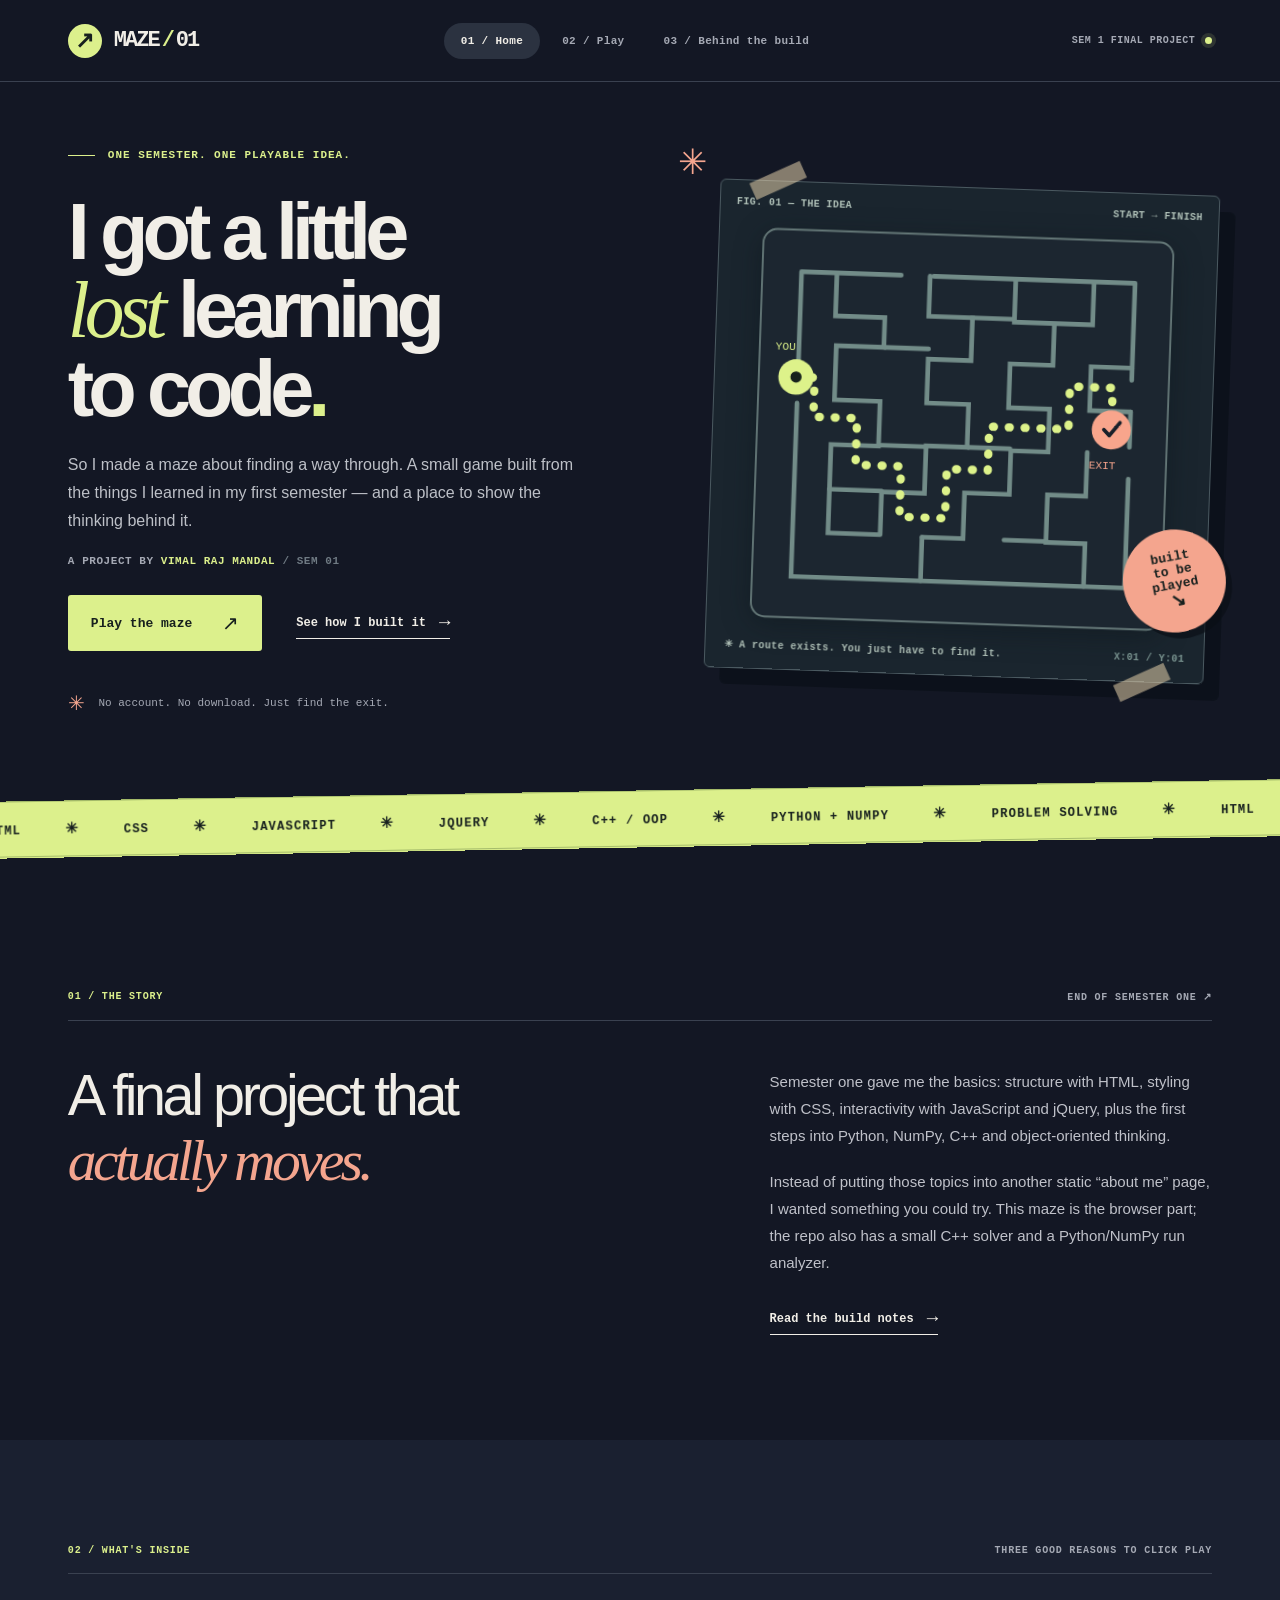
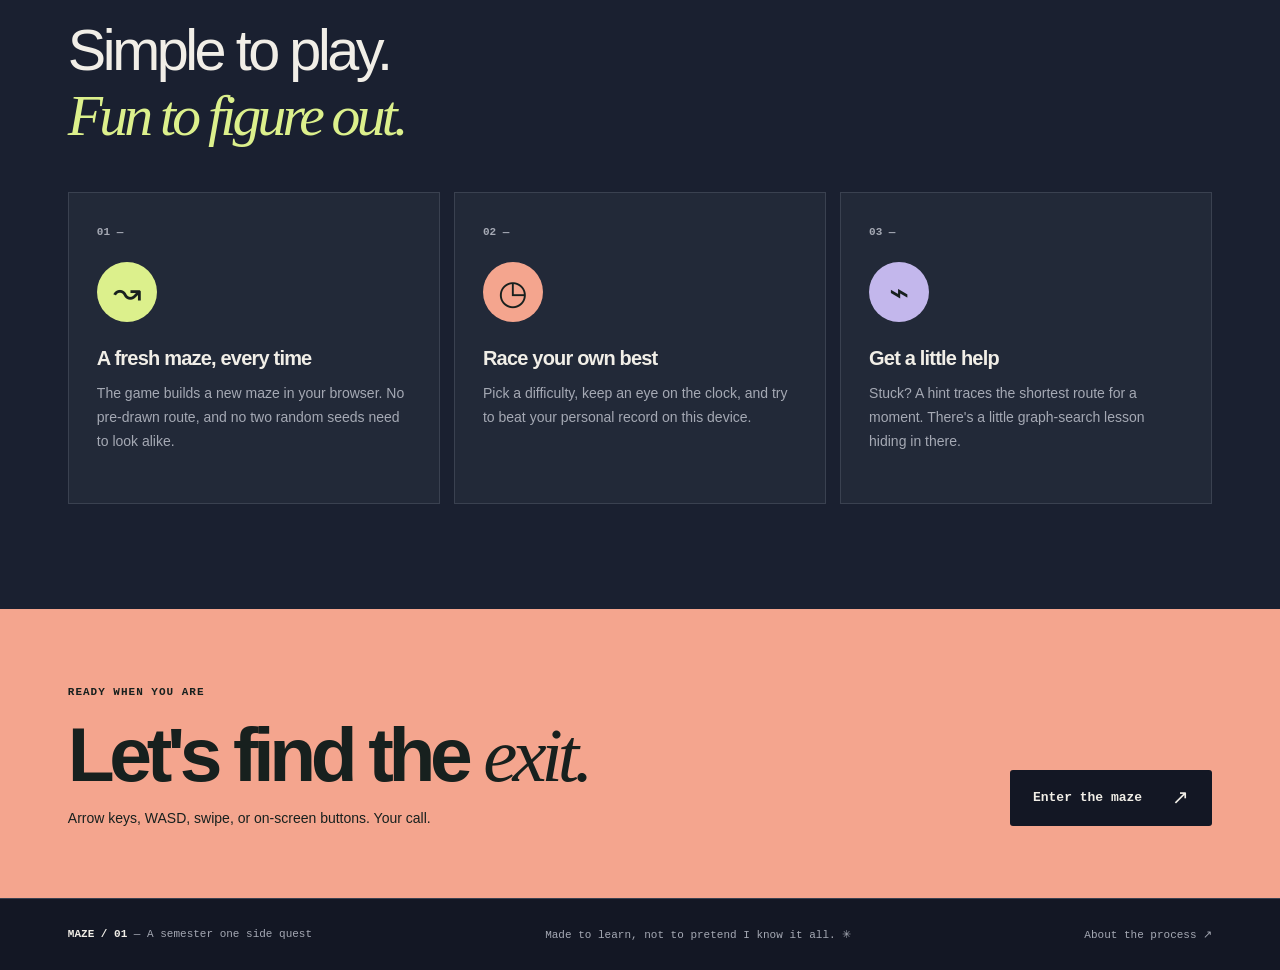
<file: index.html>
<!doctype html>
<html lang="en">
  <head>
    <meta charset="utf-8" />
    <meta name="viewport" content="width=device-width, initial-scale=1" />
    <meta name="theme-color" content="#131724" />
    <meta
      name="description"
      content="A little maze game made as a semester-one learning project. Play it, then see how it works."
    />
    <title>Maze / 01 — A Semester One Side Quest</title>
    <link rel="stylesheet" href="assets/css/style.css" />
    <script defer src="assets/vendor/jquery-3.7.1.min.js"></script>
    <script defer src="assets/js/site.js"></script>
  </head>
  <body class="home-page">
    <div class="site-shell">
      <header class="site-header">
        <a class="brand" href="index.html" aria-label="Maze 01 home"
          ><span class="brand-symbol" aria-hidden="true">↗</span
          ><span>MAZE<span class="brand-slash">/</span>01</span></a
        >
        <button
          class="menu-toggle"
          type="button"
          aria-expanded="false"
          aria-controls="site-nav"
          aria-label="Open menu"
        >
          <span></span><span></span>
        </button>
        <nav class="site-nav" id="site-nav" aria-label="Main navigation">
          <a class="active" aria-current="page" href="index.html">01 / Home</a>
          <a href="play.html">02 / Play</a>
          <a href="behind.html">03 / Behind the build</a>
        </nav>
        <span class="header-tag"
          >SEM 1 FINAL PROJECT <span class="live-dot"></span
        ></span>
      </header>

      <main>
        <section class="hero" aria-labelledby="hero-heading">
          <div class="hero-copy">
            <div class="eyebrow">
              <span class="eyebrow-line"></span> ONE SEMESTER. ONE PLAYABLE
              IDEA.
            </div>
            <h1 id="hero-heading">
              I got a little<br /><em>lost</em> learning<br />to code<span
                class="period"
                >.</span
              >
            </h1>
            <p class="hero-description">
              So I made a maze about finding a way through. A small game built
              from the things I learned in my first semester — and a place to
              show the thinking behind it.
            </p>
            <p class="hero-byline">
              A PROJECT BY <strong>VIMAL RAJ MANDAL</strong> <span> / SEM 01</span>
            </p>
            <div class="hero-actions">
              <a href="play.html" class="button button-primary"
                >Play the maze <span aria-hidden="true">↗</span></a
              ><a href="behind.html" class="text-link"
                >See how I built it <span aria-hidden="true">→</span></a
              >
            </div>
            <div class="hero-footnote">
              <span class="asterisk">✳</span> No account. No download. Just find
              the exit.
            </div>
          </div>
          <div
            class="hero-art"
            aria-label="Illustration of a maze with a winding route from start to finish"
            role="img"
          >
            <div class="art-top">
              <span>FIG. 01 — THE IDEA</span><span>START → FINISH</span>
            </div>
            <svg
              class="maze-illustration"
              viewBox="0 0 500 460"
              xmlns="http://www.w3.org/2000/svg"
              aria-hidden="true"
            >
              <rect
                x="30"
                y="22"
                width="440"
                height="416"
                rx="15"
                fill="#1c2630"
                stroke="#647777"
                stroke-width="2"
              />
              <g
                stroke="#829e98"
                stroke-width="5"
                stroke-linecap="round"
                fill="none"
                opacity=".85"
              >
                <path
                  d="M72 67H179M214 67H430M72 67V177M430 67V171M72 208V394H430V277M430 205V243"
                />
                <path d="M110 67V113H163V145H112V203H161V251H110V346H164" />
                <path d="M210 67V110H257V156H211V203H256V249H212V300H166V346" />
                <path
                  d="M302 67V113H345V158H299V205H343V251H303V298H255V347H211"
                />
                <path
                  d="M386 67V113H344M430 158H386V205H430M385 250V297H344V348H386V394"
                />
                <path
                  d="M164 145H211M164 250H212M110 299H166M256 110H301M257 249H302M211 347V394M299 347H345"
                />
              </g>
              <path
                d="M70 180H90V222H137V272H186V326H235V273H279V226H364V180H410V225"
                fill="none"
                stroke="#ddf28a"
                stroke-width="9"
                stroke-linecap="round"
                stroke-linejoin="round"
                stroke-dasharray="1 16"
              />
              <circle cx="70" cy="180" r="19" fill="#ddf28a" />
              <circle cx="70" cy="180" r="6" fill="#17221d" />
              <circle cx="410" cy="225" r="21" fill="#f8a58c" />
              <path
                d="m402 225 6 6 11-14"
                fill="none"
                stroke="#18202a"
                stroke-width="4"
                stroke-linecap="round"
                stroke-linejoin="round"
              />
              <text
                x="47"
                y="151"
                fill="#ddf28a"
                font-size="12"
                font-family="monospace"
              >
                YOU
              </text>
              <text
                x="387"
                y="267"
                fill="#f8a58c"
                font-size="12"
                font-family="monospace"
              >
                EXIT
              </text>
            </svg>
            <div class="art-bottom">
              <span>✳ A route exists. You just have to find it.</span
              ><span class="art-coordinate">X:01 / Y:01</span>
            </div>
            <div class="art-sticker" aria-hidden="true">
              built<br />to be<br />played <span>↘</span>
            </div>
          </div>
        </section>

        <section class="marquee-strip" aria-label="Project subjects">
          <div class="marquee-inner">
            HTML <span>✳</span> CSS <span>✳</span> JAVASCRIPT
            <span>✳</span> JQUERY <span>✳</span> C++ / OOP <span>✳</span> PYTHON
            + NUMPY <span>✳</span> PROBLEM SOLVING <span>✳</span> HTML
            <span>✳</span> CSS <span>✳</span> JAVASCRIPT <span>✳</span>
          </div>
        </section>

        <section
          class="section-pad story-section"
          aria-labelledby="story-heading"
        >
          <div class="section-label">
            <span>01 / THE STORY</span><span>END OF SEMESTER ONE ↗</span>
          </div>
          <div class="story-grid">
            <h2 id="story-heading">
              A final project that<br /><span class="serif-italic"
                >actually moves.</span
              >
            </h2>
            <div class="story-copy">
              <p>
                Semester one gave me the basics: structure with HTML, styling
                with CSS, interactivity with JavaScript and jQuery, plus the
                first steps into Python, NumPy, C++ and object-oriented
                thinking.
              </p>
              <p>
                Instead of putting those topics into another static “about me”
                page, I wanted something you could try. This maze is the browser
                part; the repo also has a small C++ solver and a Python/NumPy
                run analyzer.
              </p>
              <a class="text-link" href="behind.html"
                >Read the build notes <span aria-hidden="true">→</span></a
              >
            </div>
          </div>
        </section>

        <section
          class="section-pad features-section"
          aria-labelledby="features-heading"
        >
          <div class="section-label">
            <span>02 / WHAT'S INSIDE</span
            ><span>THREE GOOD REASONS TO CLICK PLAY</span>
          </div>
          <h2 class="section-heading" id="features-heading">
            Simple to play.<br /><span class="serif-italic"
              >Fun to figure out.</span
            >
          </h2>
          <div class="feature-grid">
            <article class="feature-card">
              <span class="feature-number">01 —</span>
              <div class="feature-icon icon-lime" aria-hidden="true">↝</div>
              <h3>A fresh maze, every time</h3>
              <p>
                The game builds a new maze in your browser. No pre-drawn route,
                and no two random seeds need to look alike.
              </p>
            </article>
            <article class="feature-card">
              <span class="feature-number">02 —</span>
              <div class="feature-icon icon-peach" aria-hidden="true">◷</div>
              <h3>Race your own best</h3>
              <p>
                Pick a difficulty, keep an eye on the clock, and try to beat
                your personal record on this device.
              </p>
            </article>
            <article class="feature-card">
              <span class="feature-number">03 —</span>
              <div class="feature-icon icon-purple" aria-hidden="true">⌁</div>
              <h3>Get a little help</h3>
              <p>
                Stuck? A hint traces the shortest route for a moment. There's a
                little graph-search lesson hiding in there.
              </p>
            </article>
          </div>
        </section>

        <section class="bottom-cta">
          <div>
            <span class="small-caps">READY WHEN YOU ARE</span>
            <h2>Let's find the <em>exit.</em></h2>
            <p>Arrow keys, WASD, swipe, or on-screen buttons. Your call.</p>
          </div>
          <a href="play.html" class="button button-dark"
            >Enter the maze <span aria-hidden="true">↗</span></a
          >
        </section>
      </main>
      <footer class="site-footer">
        <span
          >MAZE / 01
          <span class="footer-muted">— A semester one side quest</span></span
        ><span
          >Made to learn, not to pretend I know it all.
          <span aria-hidden="true">✳</span></span
        ><a href="behind.html#honesty">About the process ↗</a>
      </footer>
    </div>
  </body>
</html>
</file>
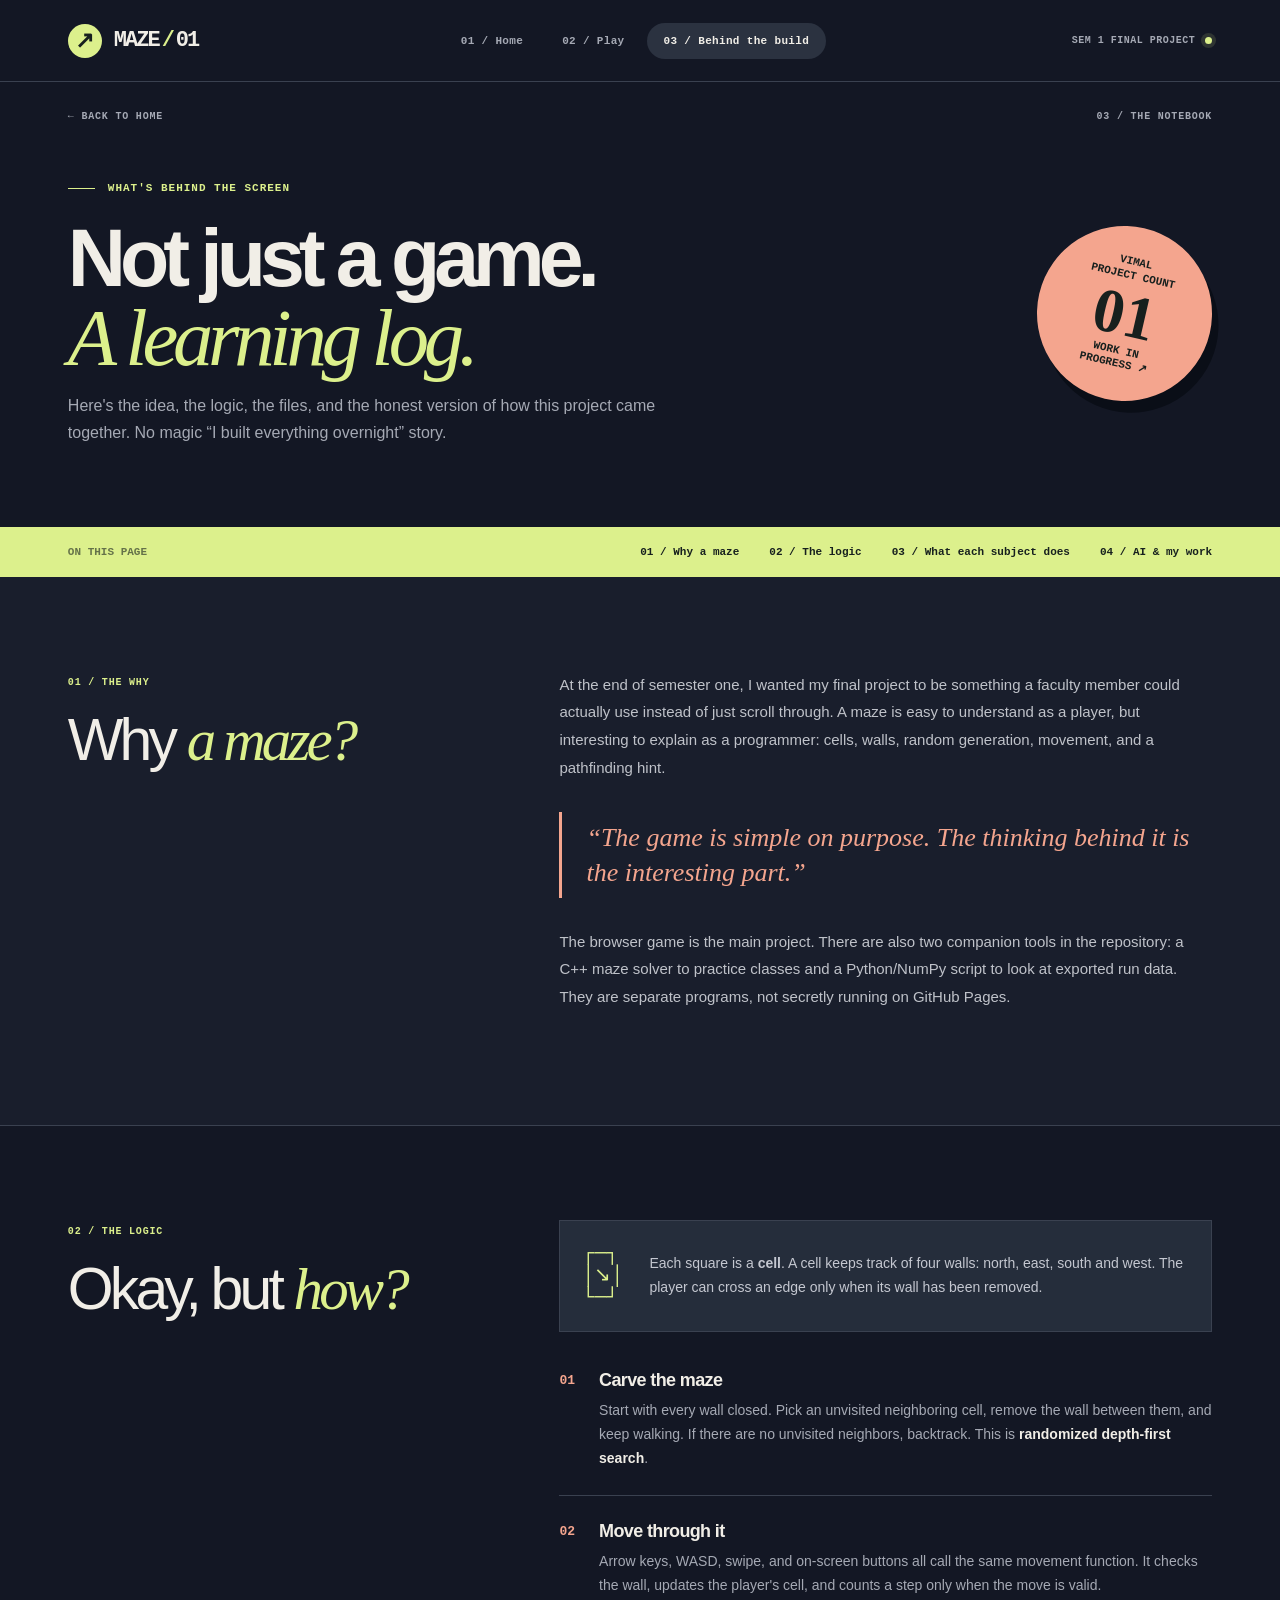
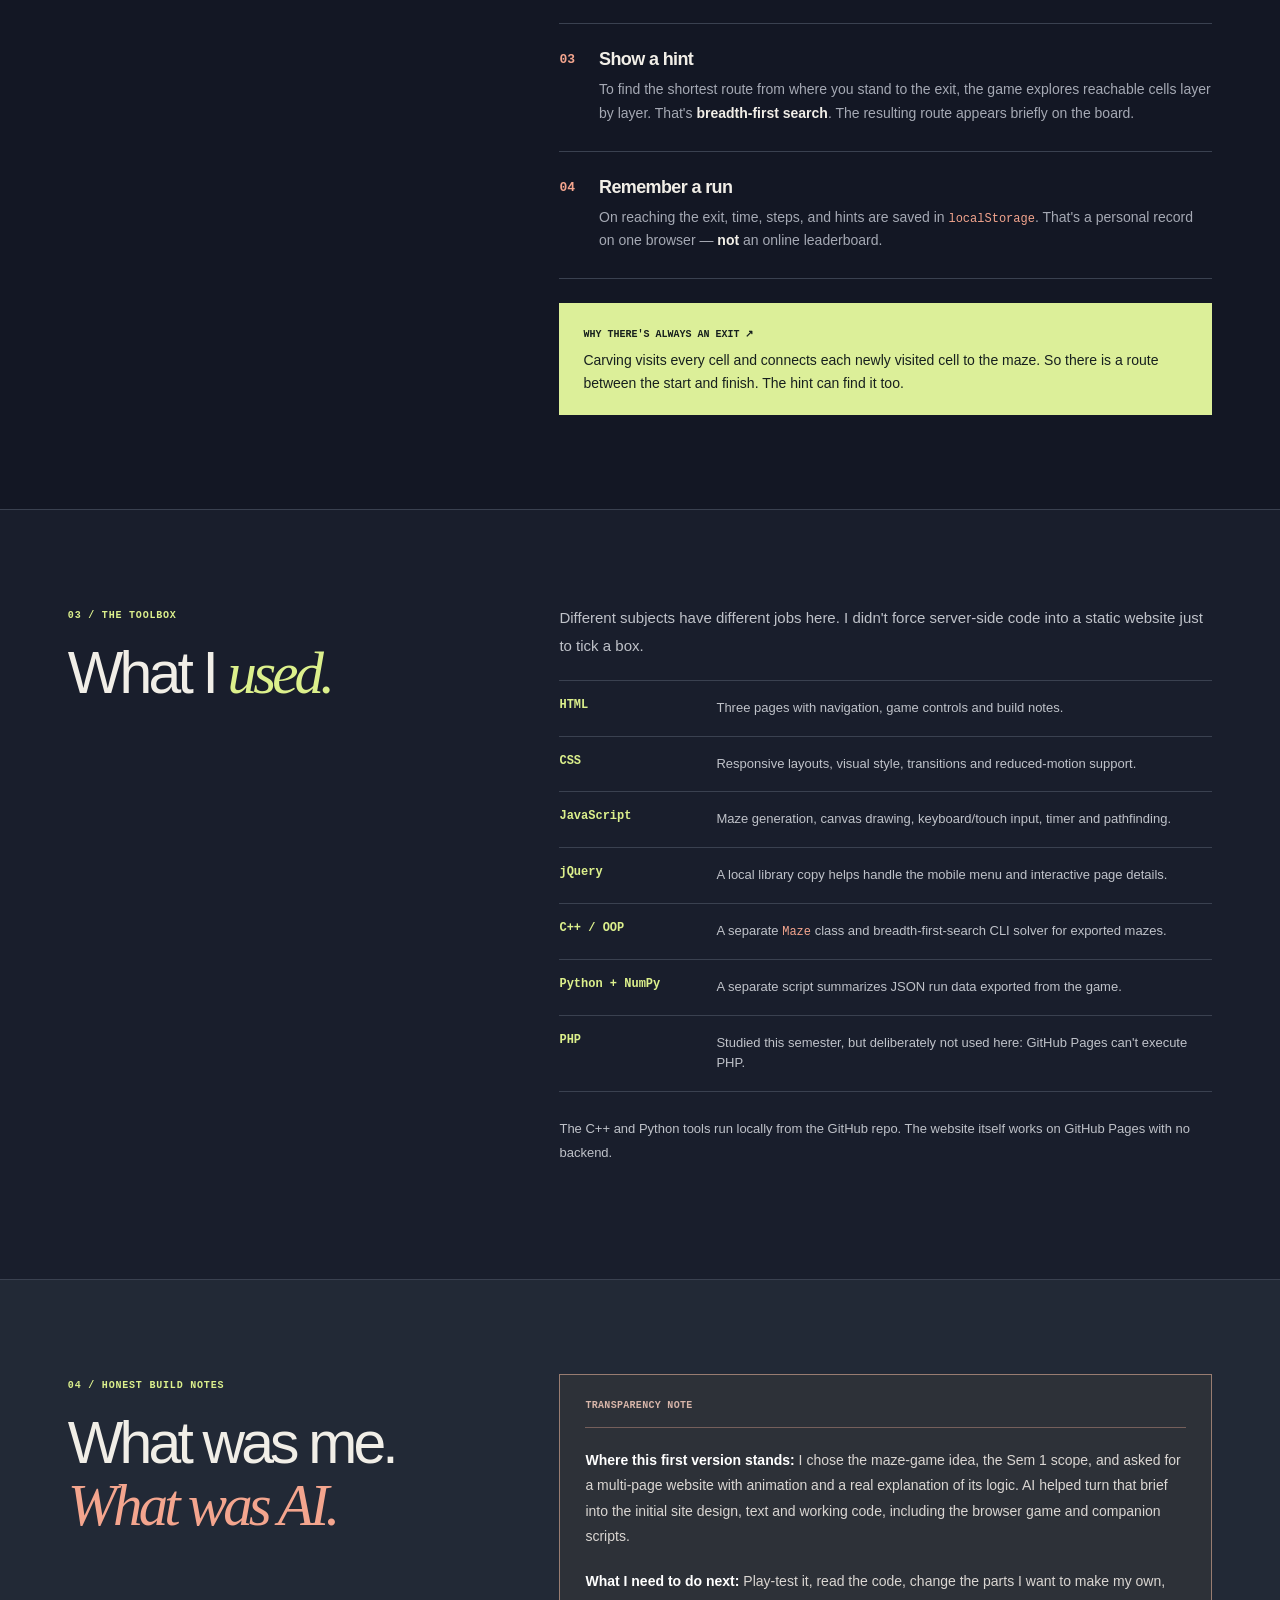
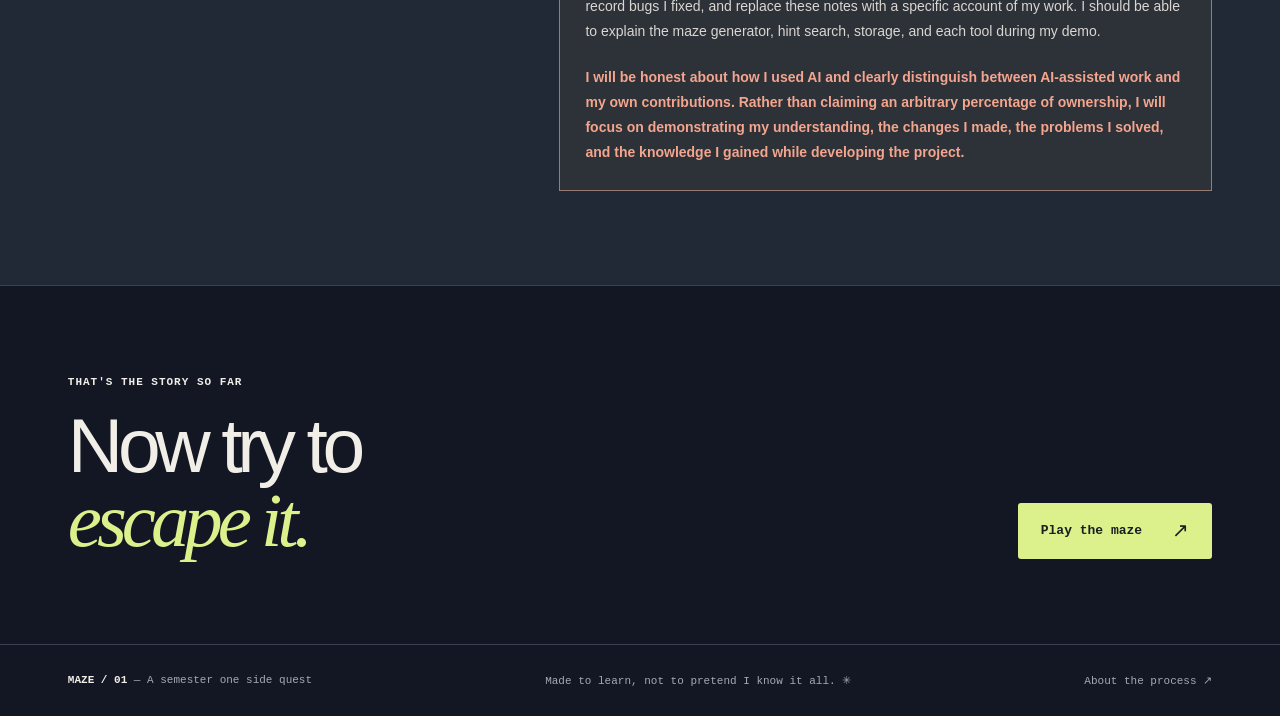
<file: behind.html>
<!doctype html>
<html lang="en">
  <head>
    <meta charset="utf-8" />
    <meta name="viewport" content="width=device-width, initial-scale=1" />
    <meta name="theme-color" content="#131724" />
    <meta
      name="description"
      content="The story, logic, tools, and honest build notes behind a semester-one maze project."
    />
    <title>Behind the Build — Maze / 01</title>
    <link rel="stylesheet" href="assets/css/style.css" />
    <script defer src="assets/vendor/jquery-3.7.1.min.js"></script>
    <script defer src="assets/js/site.js"></script>
  </head>
  <body class="behind-page">
    <div class="site-shell">
      <header class="site-header">
        <a class="brand" href="index.html" aria-label="Maze 01 home"
          ><span class="brand-symbol" aria-hidden="true">↗</span
          ><span>MAZE<span class="brand-slash">/</span>01</span></a
        ><button
          class="menu-toggle"
          type="button"
          aria-expanded="false"
          aria-controls="site-nav"
          aria-label="Open menu"
        >
          <span></span><span></span>
        </button>
        <nav class="site-nav" id="site-nav" aria-label="Main navigation">
          <a href="index.html">01 / Home</a><a href="play.html">02 / Play</a
          ><a class="active" aria-current="page" href="behind.html"
            >03 / Behind the build</a
          >
        </nav>
        <span class="header-tag"
          >SEM 1 FINAL PROJECT <span class="live-dot"></span
        ></span>
      </header>
      <main>
        <div class="page-kicker">
          <a href="index.html">← BACK TO HOME</a><span>03 / THE NOTEBOOK</span>
        </div>
        <section class="notes-hero">
          <div>
            <div class="eyebrow">
              <span class="eyebrow-line"></span> WHAT'S BEHIND THE SCREEN
            </div>
            <h1>Not just a game.<br /><em>A learning log.</em></h1>
            <p>
              Here's the idea, the logic, the files, and the honest version of
              how this project came together. No magic “I built everything
              overnight” story.
            </p>
          </div>
          <div class="notes-sticker" aria-hidden="true">
            <span>VIMAL<br />PROJECT COUNT</span><strong>01</strong
            ><span>WORK IN<br />PROGRESS ↗</span>
          </div>
        </section>
        <div class="notes-index">
          <span>ON THIS PAGE</span><a href="#why">01 / Why a maze</a
          ><a href="#logic">02 / The logic</a
          ><a href="#stack">03 / What each subject does</a
          ><a href="#honesty">04 / AI & my work</a>
        </div>
        <section id="why" class="notes-section">
          <div class="notes-heading">
            <span class="section-number">01 / THE WHY</span>
            <h2>Why <em>a maze?</em></h2>
          </div>
          <div class="notes-body">
            <p>
              At the end of semester one, I wanted my final project to be
              something a faculty member could actually use instead of just
              scroll through. A maze is easy to understand as a player, but
              interesting to explain as a programmer: cells, walls, random
              generation, movement, and a pathfinding hint.
            </p>
            <div class="pull-quote">
              “The game is simple on purpose. The thinking behind it is the
              interesting part.”
            </div>
            <p>
              The browser game is the main project. There are also two companion
              tools in the repository: a C++ maze solver to practice classes and
              a Python/NumPy script to look at exported run data. They are
              separate programs, not secretly running on GitHub Pages.
            </p>
          </div>
        </section>
        <section id="logic" class="notes-section">
          <div class="notes-heading">
            <span class="section-number">02 / THE LOGIC</span>
            <h2>Okay, but <em>how?</em></h2>
          </div>
          <div class="notes-body">
            <div class="logic-intro">
              <span class="logic-doodle" aria-hidden="true"
                >┌─┐<br />│↘│<br />└─┘</span
              >
              <p>
                Each square is a <strong>cell</strong>. A cell keeps track of
                four walls: north, east, south and west. The player can cross an
                edge only when its wall has been removed.
              </p>
            </div>
            <div class="logic-steps">
              <article>
                <span>01</span>
                <div>
                  <h3>Carve the maze</h3>
                  <p>
                    Start with every wall closed. Pick an unvisited neighboring
                    cell, remove the wall between them, and keep walking. If
                    there are no unvisited neighbors, backtrack. This is
                    <strong>randomized depth-first search</strong>.
                  </p>
                </div>
              </article>
              <article>
                <span>02</span>
                <div>
                  <h3>Move through it</h3>
                  <p>
                    Arrow keys, WASD, swipe, and on-screen buttons all call the
                    same movement function. It checks the wall, updates the
                    player's cell, and counts a step only when the move is
                    valid.
                  </p>
                </div>
              </article>
              <article>
                <span>03</span>
                <div>
                  <h3>Show a hint</h3>
                  <p>
                    To find the shortest route from where you stand to the exit,
                    the game explores reachable cells layer by layer. That's
                    <strong>breadth-first search</strong>. The resulting route
                    appears briefly on the board.
                  </p>
                </div>
              </article>
              <article>
                <span>04</span>
                <div>
                  <h3>Remember a run</h3>
                  <p>
                    On reaching the exit, time, steps, and hints are saved in
                    <code>localStorage</code>. That's a personal record on one
                    browser — <strong>not</strong> an online leaderboard.
                  </p>
                </div>
              </article>
            </div>
            <div class="logic-note">
              <span>WHY THERE'S ALWAYS AN EXIT ↗</span>
              <p>
                Carving visits every cell and connects each newly visited cell
                to the maze. So there is a route between the start and finish.
                The hint can find it too.
              </p>
            </div>
          </div>
        </section>
        <section id="stack" class="notes-section">
          <div class="notes-heading">
            <span class="section-number">03 / THE TOOLBOX</span>
            <h2>What I <em>used.</em></h2>
          </div>
          <div class="notes-body">
            <p class="stack-intro">
              Different subjects have different jobs here. I didn't force
              server-side code into a static website just to tick a box.
            </p>
            <div class="stack-list">
              <div>
                <span>HTML</span>
                <p>
                  Three pages with navigation, game controls and build notes.
                </p>
              </div>
              <div>
                <span>CSS</span>
                <p>
                  Responsive layouts, visual style, transitions and
                  reduced-motion support.
                </p>
              </div>
              <div>
                <span>JavaScript</span>
                <p>
                  Maze generation, canvas drawing, keyboard/touch input, timer
                  and pathfinding.
                </p>
              </div>
              <div>
                <span>jQuery</span>
                <p>
                  A local library copy helps handle the mobile menu and
                  interactive page details.
                </p>
              </div>
              <div>
                <span>C++ / OOP</span>
                <p>
                  A separate <code>Maze</code> class and breadth-first-search
                  CLI solver for exported mazes.
                </p>
              </div>
              <div>
                <span>Python + NumPy</span>
                <p>
                  A separate script summarizes JSON run data exported from the
                  game.
                </p>
              </div>
              <div>
                <span>PHP</span>
                <p>
                  Studied this semester, but deliberately not used here: GitHub
                  Pages can't execute PHP.
                </p>
              </div>
            </div>
            <p class="stack-endnote">
              The C++ and Python tools run locally from the GitHub repo. The
              website itself works on GitHub Pages with no backend.
            </p>
          </div>
        </section>
        <section id="honesty" class="notes-section honesty-section">
          <div class="notes-heading">
            <span class="section-number">04 / HONEST BUILD NOTES</span>
            <h2>What was me.<br /><em>What was AI.</em></h2>
          </div>
          <div class="notes-body">
            <div class="honesty-card">
              <div class="honesty-top">
                <span>TRANSPARENCY NOTE</span>
              </div>
              <p>
                <strong>Where this first version stands:</strong> I chose the
                maze-game idea, the Sem 1 scope, and asked for a multi-page
                website with animation and a real explanation of its logic. AI
                helped turn that brief into the initial site design, text and
                working code, including the browser game and companion scripts.
              </p>
              <p>
                <strong>What I need to do next:</strong> Play-test it, read the
                code, change the parts I want to make my own, record bugs I
                fixed, and replace these notes with a specific account of my
                work. I should be able to explain the maze generator, hint
                search, storage, and each tool during my demo.
              </p>
              <p class="honesty-emphasis">
                I will be honest about how I used AI and clearly distinguish between AI-assisted work and my own contributions. Rather than claiming an arbitrary percentage of ownership, I will focus on demonstrating my understanding, the changes I made, the problems I solved, and the knowledge I gained while developing the project.
              </p>
            </div>
          </div>
        </section>
        <section class="notes-outro">
          <div>
            <span class="small-caps">THAT'S THE STORY SO FAR</span>
            <h2>Now try to<br /><em>escape it.</em></h2>
          </div>
          <a href="play.html" class="button button-primary"
            >Play the maze <span aria-hidden="true">↗</span></a
          >
        </section>
      </main>
      <footer class="site-footer">
        <span
          >MAZE / 01
          <span class="footer-muted">— A semester one side quest</span></span
        ><span
          >Made to learn, not to pretend I know it all.
          <span aria-hidden="true">✳</span></span
        ><a href="behind.html#honesty">About the process ↗</a>
      </footer>
    </div>
  </body>
</html>
</file>
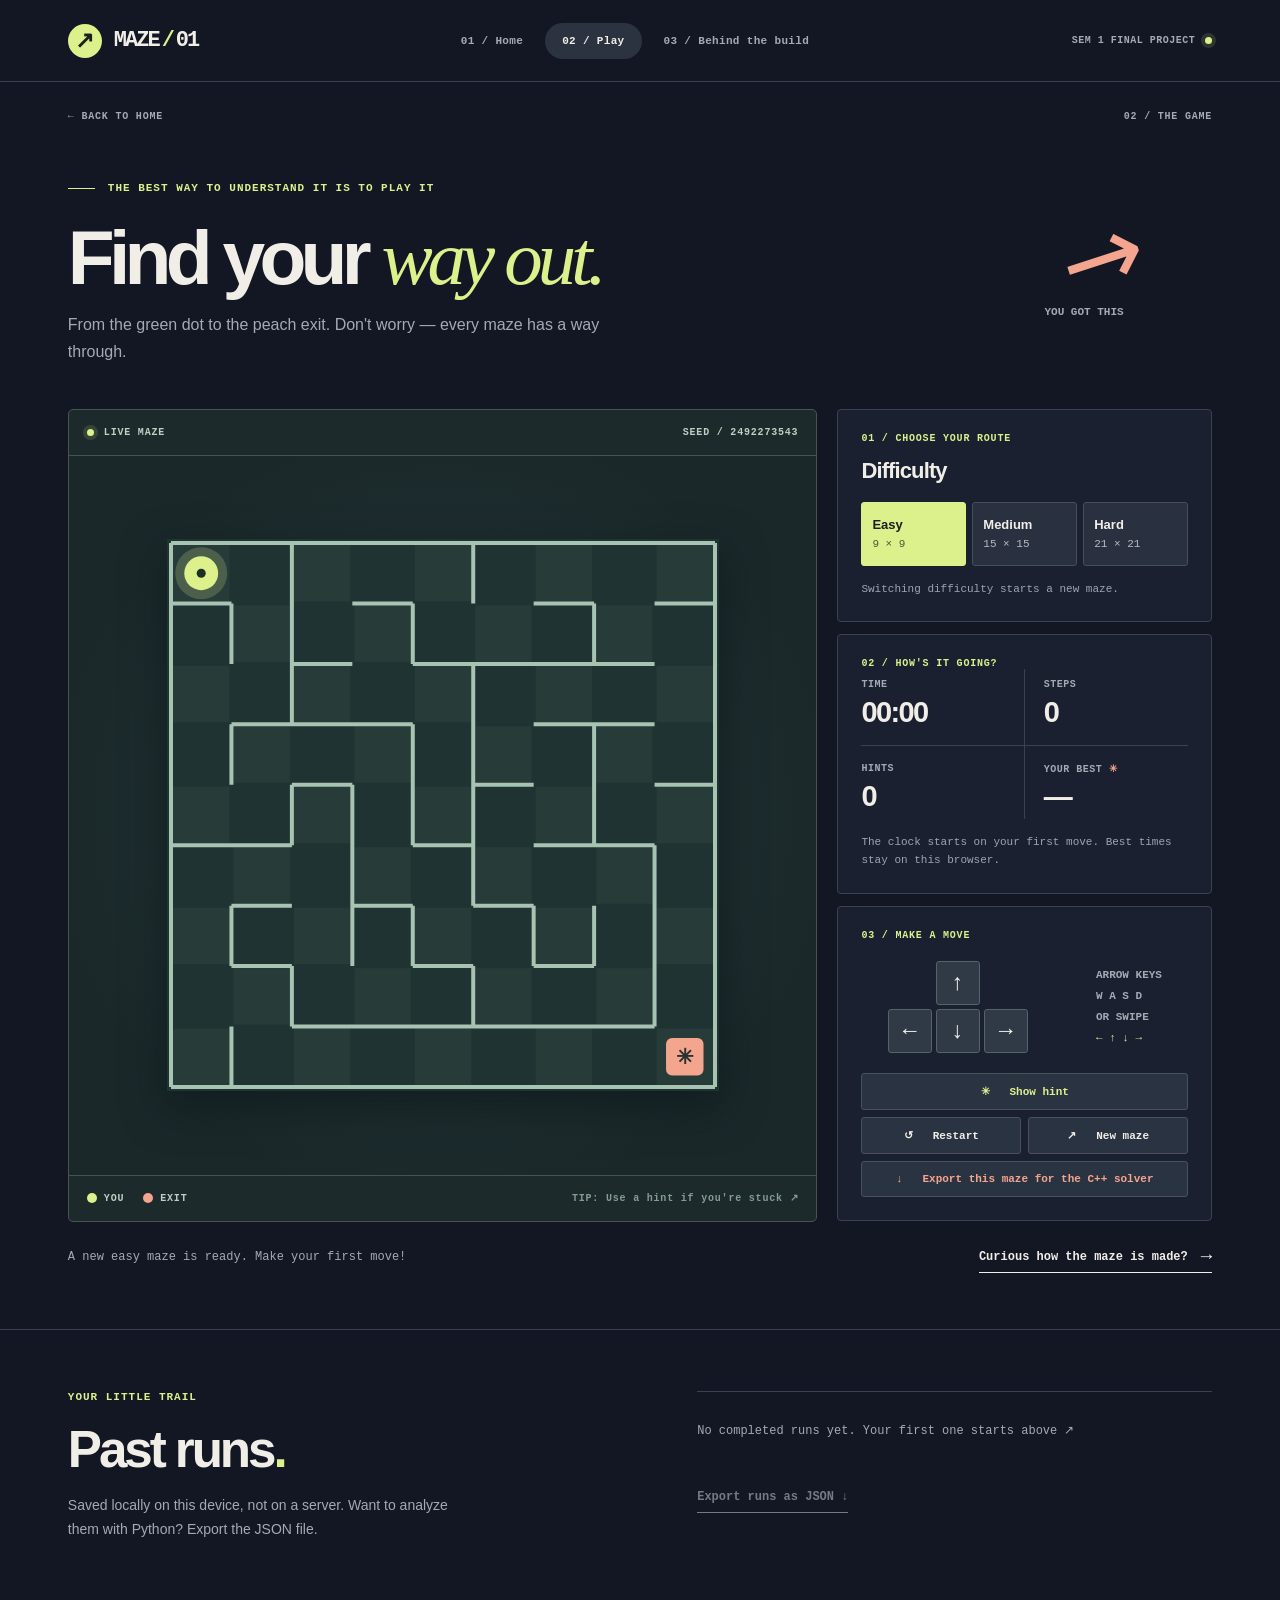
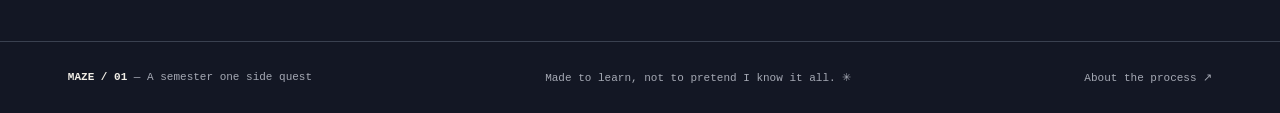
<file: play.html>
<!doctype html>
<html lang="en">
  <head>
    <meta charset="utf-8" />
    <meta name="viewport" content="width=device-width, initial-scale=1" />
    <meta name="theme-color" content="#131724" />
    <meta
      name="description"
      content="Play a randomly generated maze, race your personal best, and learn how it works."
    />
    <title>Play the Maze — Maze / 01</title>
    <link rel="stylesheet" href="assets/css/style.css" />
    <script defer src="assets/vendor/jquery-3.7.1.min.js"></script>
    <script defer src="assets/js/site.js"></script>
    <script defer src="assets/js/maze.js"></script>
    <script defer src="assets/js/game.js"></script>
  </head>
  <body class="play-page">
    <div class="site-shell">
      <header class="site-header">
        <a class="brand" href="index.html" aria-label="Maze 01 home"
          ><span class="brand-symbol" aria-hidden="true">↗</span
          ><span>MAZE<span class="brand-slash">/</span>01</span></a
        ><button
          class="menu-toggle"
          type="button"
          aria-expanded="false"
          aria-controls="site-nav"
          aria-label="Open menu"
        >
          <span></span><span></span>
        </button>
        <nav class="site-nav" id="site-nav" aria-label="Main navigation">
          <a href="index.html">01 / Home</a
          ><a class="active" aria-current="page" href="play.html">02 / Play</a
          ><a href="behind.html">03 / Behind the build</a>
        </nav>
        <span class="header-tag"
          >SEM 1 FINAL PROJECT <span class="live-dot"></span
        ></span>
      </header>
      <main class="game-main">
        <div class="page-kicker">
          <a href="index.html">← BACK TO HOME</a><span>02 / THE GAME</span>
        </div>
        <div class="game-heading">
          <div>
            <div class="eyebrow">
              <span class="eyebrow-line"></span> THE BEST WAY TO UNDERSTAND IT
              IS TO PLAY IT
            </div>
            <h1>Find your <em>way out.</em></h1>
            <p>
              From the green dot to the peach exit. Don't worry — every maze has
              a way through.
            </p>
          </div>
          <div class="game-heading-doodle" aria-hidden="true">
            ↗<small>YOU GOT THIS</small>
          </div>
        </div>
        <div class="game-layout">
          <section class="game-board-panel" aria-label="Maze game">
            <div class="board-topbar">
              <span><span class="online-dot"></span> LIVE MAZE</span
              ><span id="seed-label">SEED / —</span>
            </div>
            <div class="board-stage">
              <canvas
                id="maze-canvas"
                width="600"
                height="600"
                role="img"
                aria-label="Maze game board. Use arrow keys, WASD, swipe, or the direction buttons to move from the top left to the bottom right."
              ></canvas>
              <div id="win-overlay" class="win-overlay" hidden>
                <div class="win-card">
                  <span class="win-sparkle" aria-hidden="true">✳</span
                  ><span class="small-caps">LEVEL COMPLETE</span>
                  <h2>Nice. You<br /><em>made it out!</em></h2>
                  <p id="win-summary"></p>
                  <button
                    class="button button-primary"
                    id="play-again"
                    type="button"
                  >
                    Another maze <span aria-hidden="true">↗</span>
                  </button>
                </div>
              </div>
            </div>
            <div class="board-bottom">
              <span><i class="legend-dot player-dot"></i> YOU</span
              ><span><i class="legend-dot exit-dot"></i> EXIT</span
              ><span class="board-hint">TIP: Use a hint if you're stuck ↗</span>
            </div>
          </section>
          <aside class="game-sidebar" aria-label="Game controls and stats">
            <section class="side-card side-card-level">
              <div class="side-label">01 / CHOOSE YOUR ROUTE</div>
              <h2>Difficulty</h2>
              <div
                class="difficulty-options"
                role="group"
                aria-label="Select difficulty"
              >
                <button
                  class="difficulty active"
                  type="button"
                  data-level="easy"
                  aria-pressed="true"
                >
                  <span>Easy</span><small>9 × 9</small></button
                ><button
                  class="difficulty"
                  type="button"
                  data-level="medium"
                  aria-pressed="false"
                >
                  <span>Medium</span><small>15 × 15</small></button
                ><button
                  class="difficulty"
                  type="button"
                  data-level="hard"
                  aria-pressed="false"
                >
                  <span>Hard</span><small>21 × 21</small>
                </button>
              </div>
              <p class="micro-note">Switching difficulty starts a new maze.</p>
            </section>
            <section class="side-card">
              <div class="side-label">02 / HOW'S IT GOING?</div>
              <div class="stats-grid">
                <div><span>TIME</span><strong id="timer">00:00</strong></div>
                <div><span>STEPS</span><strong id="steps">0</strong></div>
                <div><span>HINTS</span><strong id="hints-used">0</strong></div>
                <div>
                  <span>YOUR BEST <span class="best-star">✳</span></span
                  ><strong id="best-time">—</strong>
                </div>
              </div>
              <p class="micro-note">
                The clock starts on your first move. Best times stay on this
                browser.
              </p>
            </section>
            <section class="side-card controls-card">
              <div class="side-label">03 / MAKE A MOVE</div>
              <div class="control-line">
                <div class="dpad" role="group" aria-label="Movement controls">
                  <button
                    class="up"
                    type="button"
                    data-move="0"
                    aria-label="Move up"
                  >
                    ↑</button
                  ><button
                    class="left"
                    type="button"
                    data-move="3"
                    aria-label="Move left"
                  >
                    ←</button
                  ><button
                    class="down"
                    type="button"
                    data-move="2"
                    aria-label="Move down"
                  >
                    ↓</button
                  ><button
                    class="right"
                    type="button"
                    data-move="1"
                    aria-label="Move right"
                  >
                    →
                  </button>
                </div>
                <div class="control-help">
                  ARROW KEYS<br />W A S D<br />OR SWIPE<br /><span
                    >← ↑ ↓ →</span
                  >
                </div>
              </div>
              <div class="game-actions">
                <button type="button" class="action-button" id="hint-button">
                  ✳ &nbsp; Show hint</button
                ><button
                  type="button"
                  class="action-button"
                  id="restart-button"
                >
                  ↺ &nbsp; Restart</button
                ><button type="button" class="action-button" id="new-button">
                  ↗ &nbsp; New maze</button
                ><button type="button" class="action-button" id="export-maze">
                  ↓ &nbsp; Export this maze for the C++ solver
                </button>
              </div>
            </section>
          </aside>
        </div>
        <div class="game-under">
          <p id="game-status" role="status" aria-live="polite">
            A new maze is ready. Make your first move!
          </p>
          <a href="behind.html#logic" class="text-link"
            >Curious how the maze is made? <span aria-hidden="true">→</span></a
          >
        </div>
        <section class="records-section">
          <div>
            <span class="small-caps">YOUR LITTLE TRAIL</span>
            <h2>Past runs<span class="period">.</span></h2>
            <p>
              Saved locally on this device, not on a server. Want to analyze
              them with Python? Export the JSON file.
            </p>
          </div>
          <div class="records-right">
            <div id="recent-runs" class="recent-runs">
              <p class="empty-runs">
                No completed runs yet. Your first one starts above ↗
              </p>
            </div>
            <button
              type="button"
              class="text-link export-button"
              id="export-runs"
              disabled
            >
              Export runs as JSON ↓
            </button>
          </div>
        </section>
      </main>
      <footer class="site-footer">
        <span
          >MAZE / 01
          <span class="footer-muted">— A semester one side quest</span></span
        ><span
          >Made to learn, not to pretend I know it all.
          <span aria-hidden="true">✳</span></span
        ><a href="behind.html#honesty">About the process ↗</a>
      </footer>
    </div>
  </body>
</html>
</file>
<file: assets/css/style.css>
/* Maze / 01 — site styles. All assets are local so GitHub Pages works without a CDN. */
:root {
  --bg: #131724;
  --bg2: #1b2030;
  --panel: #202635;
  --panel2: #252d3b;
  --line: #3a4150;
  --text: #f1eee7;
  --muted: #a5a9b4;
  --lime: #dcf08c;
  --peach: #f4a58e;
  --purple: #c3b7ec;
  --ink: #17201e;
  --serif: Georgia, "Times New Roman", serif;
  --mono: "Courier New", monospace;
  --sans: Arial, Helvetica, sans-serif;
}
* {
  box-sizing: border-box;
}
html {
  scroll-behavior: smooth;
}
body {
  margin: 0;
  background: var(--bg);
  color: var(--text);
  font-family: var(--sans);
  -webkit-font-smoothing: antialiased;
}
button,
input {
  font: inherit;
}
button {
  cursor: pointer;
}
a {
  color: inherit;
  text-decoration: none;
}
a:focus-visible,
button:focus-visible {
  outline: 3px solid var(--lime);
  outline-offset: 4px;
}
::selection {
  background: var(--lime);
  color: var(--ink);
}
.site-shell {
  max-width: 1600px;
  margin: 0 auto;
  overflow: hidden;
}
.site-header {
  height: 82px;
  display: flex;
  align-items: center;
  gap: 32px;
  padding: 0 clamp(24px, 5.3vw, 88px);
  border-bottom: 1px solid var(--line);
  position: relative;
  z-index: 10;
  background: var(--bg);
}
.brand {
  display: inline-flex;
  align-items: center;
  gap: 12px;
  font: 700 22px/1 var(--mono);
  letter-spacing: -2px;
  white-space: nowrap;
}
.brand-symbol {
  display: grid;
  place-items: center;
  width: 34px;
  height: 34px;
  background: var(--lime);
  color: var(--ink);
  border-radius: 50%;
  font: 700 23px var(--sans);
  letter-spacing: 0;
  transition: transform 0.3s;
}
.brand:hover .brand-symbol {
  transform: rotate(45deg);
}
.brand-slash {
  color: var(--lime);
  margin: 0 3px;
}
.site-nav {
  display: flex;
  gap: 5px;
  margin: auto;
}
.site-nav a {
  padding: 12px 17px;
  color: var(--muted);
  font: 700 11px var(--mono);
  letter-spacing: 0.03em;
  border-radius: 100px;
  transition:
    background 0.2s,
    color 0.2s;
  white-space: nowrap;
}
.site-nav a:hover,
.site-nav a.active {
  background: #2b3240;
  color: var(--text);
}
.header-tag {
  display: flex;
  align-items: center;
  gap: 10px;
  color: var(--muted);
  font: 700 10px var(--mono);
  white-space: nowrap;
  letter-spacing: 0.05em;
}
.live-dot,
.online-dot {
  display: inline-block;
  width: 7px;
  height: 7px;
  border-radius: 50%;
  background: var(--lime);
  box-shadow: 0 0 0 4px #dcf08c22;
}
.menu-toggle {
  display: none;
}
.eyebrow,
.small-caps {
  font: 700 11px/1.5 var(--mono);
  letter-spacing: 0.09em;
}
.eyebrow {
  color: var(--lime);
  display: flex;
  align-items: center;
  gap: 13px;
}
.eyebrow-line {
  width: 27px;
  height: 1px;
  background: var(--lime);
}
em,
.serif-italic {
  font-family: var(--serif);
  font-weight: 400;
  font-style: italic;
  letter-spacing: -0.065em;
}
.period {
  color: var(--lime);
}
.button {
  display: inline-flex;
  align-items: center;
  justify-content: space-between;
  gap: 30px;
  min-height: 56px;
  padding: 0 22px;
  border: 1px solid transparent;
  border-radius: 3px;
  font: 700 13px var(--mono);
  transition:
    transform 0.22s,
    background 0.22s,
    box-shadow 0.22s;
}
.button span {
  font-size: 20px;
  font-weight: 400;
}
.button:hover {
  transform: translateY(-3px);
  box-shadow: 5px 5px 0 #ffffff22;
}
.button-primary {
  background: var(--lime);
  color: var(--ink);
}
.button-primary:hover {
  background: #edffae;
}
.button-dark {
  background: var(--bg);
  color: var(--text);
}
.text-link {
  display: inline-flex;
  align-items: center;
  gap: 13px;
  background: none;
  border: 0;
  border-bottom: 1px solid currentColor;
  padding: 8px 0;
  color: var(--text);
  font: 700 12px var(--mono);
  transition:
    gap 0.2s,
    color 0.2s;
}
.text-link:hover {
  gap: 21px;
  color: var(--lime);
}
.text-link span {
  font-size: 19px;
  font-weight: 400;
  line-height: 0;
}
.site-footer {
  display: flex;
  align-items: center;
  justify-content: space-between;
  gap: 20px;
  padding: 29px clamp(24px, 5.3vw, 88px);
  border-top: 1px solid var(--line);
  font: 11px var(--mono);
  color: var(--muted);
}
.site-footer > span:first-child {
  color: var(--text);
  font-weight: 700;
}
.site-footer a:hover {
  color: var(--lime);
}
.footer-muted {
  font-weight: 400;
  color: var(--muted);
}
/* HOME */
.hero {
  min-height: 650px;
  display: grid;
  grid-template-columns: 1.08fr 0.92fr;
  align-items: center;
  gap: 5%;
  padding: 65px clamp(24px, 5.3vw, 88px) 75px;
  position: relative;
}
.hero:before {
  content: "✳";
  position: absolute;
  top: 60px;
  left: 53%;
  color: var(--peach);
  font-size: 35px;
  animation: turn 13s linear infinite;
}
.hero-copy {
  position: relative;
  z-index: 1;
  animation: rise 0.8s both;
}
.hero h1,
.game-heading h1,
.notes-hero h1 {
  font-size: clamp(56px, 6.2vw, 102px);
  line-height: 0.99;
  letter-spacing: -0.075em;
  font-weight: 600;
  margin: 29px 0 23px;
}
.hero h1 em {
  color: var(--lime);
}
.hero-description {
  max-width: 510px;
  color: #bdc0c7;
  font-size: 16px;
  line-height: 1.75;
  margin: 0 0 30px;
}
.hero-byline {
  font: 700 11px var(--mono);
  letter-spacing: 0.05em;
  color: var(--muted);
  margin: -10px 0 28px;
}
.hero-byline strong {
  color: var(--lime);
}
.hero-byline span {
  color: #6f7a83;
}
.hero-actions {
  display: flex;
  align-items: center;
  gap: 34px;
  flex-wrap: wrap;
}
.hero-footnote {
  font: 11px var(--mono);
  color: var(--muted);
  margin-top: 40px;
}
.asterisk {
  font-size: 20px;
  color: var(--peach);
  vertical-align: middle;
  margin-right: 7px;
}
.hero-art {
  position: relative;
  border: 1px solid #4a5960;
  border-radius: 6px;
  background: #1a252e;
  padding: 16px;
  box-shadow: 16px 16px 0 #0c111b;
  transform: rotate(2deg);
  animation: arrive 0.85s 0.2s both;
  max-width: 540px;
  justify-self: end;
  width: 100%;
}
.hero-art:before,
.hero-art:after {
  content: "";
  position: absolute;
  width: 55px;
  height: 18px;
  background: #e8d5ad88;
  transform: rotate(-26deg);
  z-index: 1;
}
.hero-art:before {
  top: -10px;
  left: 29px;
}
.hero-art:after {
  bottom: -10px;
  right: 33px;
}
.art-top,
.art-bottom {
  display: flex;
  justify-content: space-between;
  gap: 12px;
  color: #afc0b7;
  font: 700 10px var(--mono);
  letter-spacing: 0.04em;
}
.art-bottom {
  align-items: center;
  padding: 2px 3px 1px;
}
.art-coordinate {
  color: #7c9692;
}
.maze-illustration {
  display: block;
  width: 100%;
  height: auto;
  filter: drop-shadow(0 6px 14px #08111766);
}
.art-sticker {
  position: absolute;
  right: -20px;
  bottom: 50px;
  width: 103px;
  height: 103px;
  border-radius: 50%;
  background: var(--peach);
  color: var(--ink);
  font: 700 13px/1.06 var(--mono);
  display: flex;
  align-items: center;
  justify-content: center;
  flex-direction: column;
  text-align: center;
  transform: rotate(-13deg);
  box-shadow: 5px 7px 0 #090e16aa;
  animation: bob 4s ease-in-out infinite;
}
.art-sticker span {
  font-size: 18px;
}
.marquee-strip {
  overflow: hidden;
  background: var(--lime);
  color: var(--ink);
  padding: 17px 0;
  border-block: 1px solid #a3b969;
  transform: rotate(-1deg) scale(1.02);
  margin-bottom: 40px;
}
.marquee-inner {
  width: max-content;
  white-space: nowrap;
  font: 700 12px var(--mono);
  letter-spacing: 0.09em;
  animation: marquee 35s linear infinite;
}
.marquee-inner span {
  margin: 0 35px;
  font-size: 15px;
}
.section-pad {
  padding: 105px clamp(24px, 5.3vw, 88px);
}
.section-label {
  display: flex;
  justify-content: space-between;
  gap: 20px;
  padding-bottom: 17px;
  border-bottom: 1px solid var(--line);
  font: 700 10px var(--mono);
  color: var(--lime);
  letter-spacing: 0.08em;
}
.section-label span:last-child {
  color: var(--muted);
}
.story-grid {
  display: grid;
  grid-template-columns: 1.15fr 0.85fr;
  gap: 9%;
  padding-top: 42px;
  align-items: start;
}
.story-grid h2,
.section-heading {
  font-size: clamp(38px, 4.5vw, 69px);
  font-weight: 500;
  line-height: 1.13;
  letter-spacing: -0.06em;
  margin: 0;
}
.story-grid h2 .serif-italic,
.section-heading .serif-italic {
  color: var(--peach);
}
.story-copy {
  padding-top: 5px;
}
.story-copy p {
  color: #bfc1c9;
  line-height: 1.8;
  font-size: 15px;
  margin: 0 0 19px;
  max-width: 495px;
}
.story-copy .text-link {
  margin-top: 9px;
}
.features-section {
  background: #1a2030;
}
.features-section .section-heading {
  margin: 44px 0 44px;
}
.features-section .serif-italic {
  color: var(--lime);
}
.feature-grid {
  display: grid;
  grid-template-columns: repeat(3, 1fr);
  gap: 14px;
}
.feature-card {
  min-height: 312px;
  padding: 28px;
  border: 1px solid var(--line);
  background: #222938;
  transition:
    transform 0.25s,
    border-color 0.25s;
}
.feature-card:hover {
  transform: translateY(-6px);
  border-color: #829287;
}
.feature-number {
  font: 700 11px var(--mono);
  color: var(--muted);
}
.feature-icon {
  display: grid;
  place-items: center;
  width: 60px;
  height: 60px;
  border-radius: 50%;
  margin: 23px 0 25px;
  color: var(--ink);
  font-size: 34px;
}
.icon-lime {
  background: var(--lime);
}
.icon-peach {
  background: var(--peach);
}
.icon-purple {
  background: var(--purple);
}
.feature-card h3 {
  font-size: 20px;
  margin: 0 0 12px;
  letter-spacing: -0.04em;
}
.feature-card p {
  color: var(--muted);
  font-size: 14px;
  line-height: 1.7;
  margin: 0;
}
.bottom-cta {
  display: flex;
  align-items: end;
  justify-content: space-between;
  gap: 30px;
  padding: 72px clamp(24px, 5.3vw, 88px);
  background: var(--peach);
  color: var(--ink);
}
.bottom-cta h2 {
  font-size: clamp(43px, 6vw, 82px);
  line-height: 1;
  margin: 15px 0 15px;
  letter-spacing: -0.07em;
  font-weight: 600;
}
.bottom-cta h2 em {
  font-weight: 400;
}
.bottom-cta p {
  margin: 0;
  font-size: 14px;
}
.bottom-cta .button {
  min-width: 195px;
}
/* SHARED INNER PAGES */
.page-kicker {
  display: flex;
  justify-content: space-between;
  align-items: center;
  gap: 16px;
  color: var(--muted);
  font: 700 10px var(--mono);
  letter-spacing: 0.08em;
  padding: 29px clamp(24px, 5.3vw, 88px) 0;
}
.page-kicker a:hover {
  color: var(--lime);
}
.game-heading,
.notes-hero {
  display: flex;
  justify-content: space-between;
  align-items: center;
  gap: 30px;
  padding: 58px clamp(24px, 5.3vw, 88px) 44px;
}
.game-heading h1,
.notes-hero h1 {
  font-size: clamp(52px, 6vw, 88px);
  margin: 22px 0 14px;
}
.game-heading h1 em,
.notes-hero h1 em {
  color: var(--lime);
}
.game-heading p,
.notes-hero p {
  color: var(--muted);
  line-height: 1.7;
  margin: 0;
  max-width: 590px;
}
.game-heading-doodle {
  font: 100px var(--serif);
  color: var(--peach);
  transform: rotate(27deg);
  position: relative;
  padding-right: 70px;
}
.game-heading-doodle small {
  position: absolute;
  left: 10px;
  bottom: -6px;
  transform: rotate(-27deg);
  font: 700 11px var(--mono);
  color: var(--muted);
  white-space: nowrap;
}
/* GAME */
.game-layout {
  display: grid;
  grid-template-columns: minmax(0, 1.5fr) minmax(275px, 0.75fr);
  gap: 20px;
  padding: 0 clamp(24px, 5.3vw, 88px);
  align-items: start;
}
.game-board-panel {
  border: 1px solid #485450;
  background: #1d2a2b;
  border-radius: 5px;
  overflow: hidden;
}
.board-topbar,
.board-bottom {
  height: 46px;
  display: flex;
  align-items: center;
  justify-content: space-between;
  padding: 0 18px;
  font: 700 10px var(--mono);
  color: #bbd1c2;
  letter-spacing: 0.08em;
}
.board-topbar {
  border-bottom: 1px solid #42554e;
}
.board-topbar > span:first-child {
  display: flex;
  align-items: center;
  gap: 10px;
}
.board-bottom {
  border-top: 1px solid #42554e;
  justify-content: flex-start;
  gap: 19px;
}
.board-bottom > span {
  display: flex;
  align-items: center;
  gap: 7px;
}
.board-bottom .board-hint {
  margin-left: auto;
  color: #839d95;
}
.legend-dot {
  display: inline-block;
  width: 10px;
  height: 10px;
  border-radius: 50%;
}
.player-dot {
  background: var(--lime);
}
.exit-dot {
  background: var(--peach);
}
.board-stage {
  position: relative;
  display: flex;
  align-items: center;
  justify-content: center;
  padding: clamp(13px, 2.8vw, 32px);
  min-height: 420px;
  aspect-ratio: 1.04;
  background: radial-gradient(circle at 50% 50%, #253838 0%, #1a282a 75%);
}
#maze-canvas {
  display: block;
  width: min(100%, 600px);
  height: auto;
  aspect-ratio: 1;
  touch-action: none;
  filter: drop-shadow(0 15px 22px #0a1518aa);
}
.game-sidebar {
  display: flex;
  flex-direction: column;
  gap: 12px;
}
.side-card {
  background: var(--bg2);
  border: 1px solid var(--line);
  padding: 23px;
  border-radius: 4px;
}
.side-label,
.section-number {
  font: 700 10px var(--mono);
  letter-spacing: 0.08em;
  color: var(--lime);
}
.side-card h2 {
  font-size: 22px;
  letter-spacing: -0.04em;
  margin: 14px 0 18px;
}
.difficulty-options {
  display: grid;
  grid-template-columns: repeat(3, 1fr);
  gap: 6px;
}
.difficulty {
  color: var(--text);
  background: #293141;
  border: 1px solid #454e5b;
  border-radius: 3px;
  text-align: left;
  padding: 12px 10px;
  min-height: 64px;
  transition:
    background 0.2s,
    transform 0.2s;
}
.difficulty:hover {
  transform: translateY(-2px);
}
.difficulty.active {
  background: var(--lime);
  color: var(--ink);
  border-color: var(--lime);
}
.difficulty span {
  display: block;
  font-size: 13px;
  font-weight: 700;
}
.difficulty small {
  display: block;
  font: 11px var(--mono);
  margin-top: 6px;
  opacity: 0.72;
}
.micro-note {
  font: 11px/1.6 var(--mono);
  color: #9da5b1;
  margin: 15px 0 0;
}
.stats-grid {
  display: grid;
  grid-template-columns: 1fr 1fr;
  gap: 0;
}
.stats-grid > div {
  padding: 10px 0 16px;
  border-bottom: 1px solid var(--line);
}
.stats-grid > div:nth-child(odd) {
  border-right: 1px solid var(--line);
}
.stats-grid > div:nth-child(even) {
  padding-left: 19px;
}
.stats-grid > div:nth-child(n + 3) {
  border-bottom: 0;
  padding-top: 17px;
  padding-bottom: 5px;
}
.stats-grid span {
  display: block;
  font: 700 10px var(--mono);
  color: var(--muted);
  letter-spacing: 0.05em;
}
.stats-grid strong {
  display: block;
  font: 600 29px var(--sans);
  letter-spacing: -0.055em;
  margin-top: 6px;
}
.best-star {
  display: inline !important;
  color: var(--peach) !important;
}
.control-line {
  display: flex;
  align-items: center;
  justify-content: space-around;
  gap: 16px;
  margin: 20px 0;
}
.dpad {
  display: grid;
  grid-template-columns: repeat(3, 44px);
  grid-template-rows: repeat(2, 44px);
  gap: 4px;
}
.dpad button {
  background: #303a46;
  border: 1px solid #56636b;
  color: var(--text);
  font-size: 23px;
  border-radius: 3px;
  transition:
    background 0.15s,
    transform 0.15s;
}
.dpad button:hover,
.dpad button:active {
  background: var(--lime);
  color: var(--ink);
  transform: scale(0.94);
}
.dpad .up {
  grid-column: 2;
  grid-row: 1;
}
.dpad .left {
  grid-column: 1;
  grid-row: 2;
}
.dpad .down {
  grid-column: 2;
  grid-row: 2;
}
.dpad .right {
  grid-column: 3;
  grid-row: 2;
}
.control-help {
  font: 700 11px/1.9 var(--mono);
  color: var(--muted);
}
.control-help span {
  color: var(--lime);
}
.game-actions {
  display: grid;
  grid-template-columns: 1fr 1fr;
  gap: 7px;
}
.action-button {
  border: 1px solid #48515e;
  background: #2a3341;
  color: var(--text);
  padding: 11px 8px;
  border-radius: 3px;
  font: 700 11px var(--mono);
  transition: background 0.2s;
}
.action-button:hover {
  background: #3c4855;
}
.action-button:first-child {
  grid-column: 1/-1;
  color: var(--lime);
}
.action-button:last-child {
  grid-column: 1/-1;
  color: var(--peach);
}
.action-button:disabled {
  cursor: not-allowed;
  opacity: 0.45;
}
.game-under {
  display: flex;
  justify-content: space-between;
  align-items: center;
  gap: 15px;
  margin: 0 clamp(24px, 5.3vw, 88px);
  padding: 20px 0 56px;
}
.game-under p {
  margin: 0;
  font: 12px/1.6 var(--mono);
  color: var(--muted);
}
.game-under .text-link {
  white-space: nowrap;
}
.win-overlay {
  position: absolute;
  inset: 0;
  display: grid;
  place-items: center;
  background: #0b1515bf;
  padding: 20px;
  backdrop-filter: blur(5px);
  z-index: 2;
}
.win-overlay[hidden] {
  display: none;
}
.win-card {
  max-width: 370px;
  width: 100%;
  text-align: center;
  background: var(--peach);
  color: var(--ink);
  padding: 34px 25px 30px;
  border: 2px solid #f9d5c6;
  box-shadow: 10px 10px 0 #071617;
}
.win-card h2 {
  font-size: clamp(35px, 4vw, 51px);
  letter-spacing: -0.06em;
  line-height: 1;
  margin: 15px 0;
}
.win-card p {
  font: 13px/1.7 var(--mono);
  margin: 0 0 22px;
}
.win-card .button {
  background: var(--ink);
  color: var(--text);
}
.win-sparkle {
  display: block;
  font-size: 40px;
  animation: turn 7s linear infinite;
}
.records-section {
  border-top: 1px solid var(--line);
  padding: 56px clamp(24px, 5.3vw, 88px) 85px;
  display: grid;
  grid-template-columns: 1fr 1fr;
  gap: 10%;
}
.records-section .small-caps {
  color: var(--lime);
}
.records-section h2 {
  font-size: clamp(39px, 4vw, 58px);
  letter-spacing: -0.06em;
  margin: 15px 0;
}
.records-section p {
  font-size: 14px;
  line-height: 1.7;
  color: var(--muted);
  max-width: 390px;
}
.records-right {
  display: flex;
  flex-direction: column;
  align-items: flex-start;
}
.recent-runs {
  width: 100%;
  border-top: 1px solid var(--line);
  margin: 5px 0 12px;
}
.recent-runs .empty-runs {
  font: 12px/1.7 var(--mono);
  padding: 17px 0;
}
.run-row {
  display: grid;
  grid-template-columns: 1fr auto auto;
  align-items: center;
  gap: 16px;
  border-bottom: 1px solid var(--line);
  padding: 14px 0;
  font: 12px var(--mono);
}
.run-row span:first-child {
  text-transform: capitalize;
  color: var(--lime);
}
.run-row small {
  color: var(--muted);
}
.export-button:disabled {
  color: #747b83;
  cursor: not-allowed;
  border-color: #747b83;
}
.export-button:disabled:hover {
  gap: 13px;
}
/* NOTEBOOK */
.notes-hero {
  padding-bottom: 80px;
}
.notes-hero h1 {
  font-size: clamp(56px, 6.3vw, 96px);
}
.notes-sticker {
  width: 175px;
  height: 175px;
  flex-shrink: 0;
  background: var(--peach);
  color: var(--ink);
  border-radius: 50%;
  display: flex;
  flex-direction: column;
  align-items: center;
  justify-content: center;
  text-align: center;
  transform: rotate(13deg);
  box-shadow: 9px 10px 0 #0a0e17;
  font: 700 11px/1.25 var(--mono);
}
.notes-sticker strong {
  font: 600 62px/1 var(--serif);
}
.notes-index {
  display: flex;
  align-items: center;
  gap: 30px;
  flex-wrap: wrap;
  padding: 19px clamp(24px, 5.3vw, 88px);
  background: var(--lime);
  color: var(--ink);
  font: 700 11px var(--mono);
}
.notes-index span {
  opacity: 0.6;
  margin-right: auto;
}
.notes-index a:hover {
  text-decoration: underline;
}
.notes-section {
  padding: 94px clamp(24px, 5.3vw, 88px);
  display: grid;
  grid-template-columns: 0.76fr 1.24fr;
  gap: 8%;
  border-bottom: 1px solid var(--line);
  scroll-margin-top: 20px;
}
.notes-section:nth-of-type(even) {
  background: #191e2c;
}
.notes-heading h2 {
  font-size: clamp(39px, 4.6vw, 70px);
  line-height: 1.05;
  letter-spacing: -0.065em;
  font-weight: 500;
  margin: 20px 0;
}
.notes-heading h2 em {
  color: var(--lime);
}
.notes-body > p {
  font-size: 15px;
  color: #bfc2c9;
  line-height: 1.85;
  margin: 0 0 20px;
}
.pull-quote {
  border-left: 3px solid var(--peach);
  padding: 8px 0 8px 24px;
  margin: 30px 0;
  font: italic 26px/1.35 var(--serif);
  color: var(--peach);
}
.logic-intro {
  display: flex;
  align-items: center;
  gap: 26px;
  border: 1px solid var(--line);
  padding: 22px;
  margin-bottom: 13px;
  background: #252d3b;
}
.logic-intro p {
  font-size: 14px;
  line-height: 1.7;
  color: #c4c7d0;
  margin: 0;
}
.logic-doodle {
  flex-shrink: 0;
  color: var(--lime);
  font: 20px/1.1 var(--mono);
}
.logic-steps article {
  display: flex;
  gap: 24px;
  padding: 25px 0;
  border-bottom: 1px solid var(--line);
}
.logic-steps article > span {
  font: 700 13px var(--mono);
  color: var(--peach);
  padding-top: 3px;
}
.logic-steps h3 {
  font-size: 18px;
  letter-spacing: -0.035em;
  margin: 0 0 8px;
}
.logic-steps p {
  font-size: 14px;
  line-height: 1.7;
  color: var(--muted);
  margin: 0;
}
.logic-steps strong {
  color: var(--text);
  font-weight: 700;
}
.logic-note {
  background: #dcef99;
  color: var(--ink);
  padding: 20px 24px;
  margin-top: 24px;
}
.logic-note > span {
  font: 700 10px var(--mono);
}
.logic-note p {
  font-size: 14px;
  line-height: 1.65;
  margin: 8px 0 0;
}
.stack-list {
  border-top: 1px solid var(--line);
}
.stack-list > div {
  display: grid;
  grid-template-columns: 142px 1fr;
  gap: 15px;
  padding: 17px 0;
  border-bottom: 1px solid var(--line);
}
.stack-list span {
  font: 700 12px var(--mono);
  color: var(--lime);
}
.stack-list p {
  margin: 0;
  font-size: 13px;
  line-height: 1.6;
  color: #bfc2c9;
}
.stack-list code,
.notes-body code {
  font: 12px var(--mono);
  color: var(--peach);
}
.stack-endnote {
  margin-top: 25px !important;
  font-size: 13px !important;
}
.honesty-section {
  background: #222936 !important;
}
.honesty-section .notes-heading h2 em {
  color: var(--peach);
}
.honesty-card {
  border: 1px solid #987c71;
  background: #2d3138;
  padding: 25px;
}
.honesty-top {
  display: flex;
  justify-content: space-between;
  gap: 15px;
  border-bottom: 1px solid #755f5b;
  padding-bottom: 16px;
  color: var(--peach);
  font: 700 10px var(--mono);
  letter-spacing: 0.03em;
}
.honesty-top span:last-child {
  color: #d7b5a9;
}
.honesty-card p {
  font-size: 14px;
  line-height: 1.8;
  color: #dad6d2;
  margin: 20px 0 0;
}
.honesty-card strong {
  color: #fff;
}
.honesty-card .honesty-emphasis {
  color: var(--peach);
  font-weight: 700;
}
.edit-reminder {
  display: flex;
  gap: 16px;
  margin-top: 26px;
}
.edit-reminder > span {
  font-size: 25px;
  color: var(--lime);
}
.edit-reminder strong {
  font-size: 14px;
}
.edit-reminder p {
  margin: 6px 0 0;
  color: var(--muted);
  font-size: 13px;
  line-height: 1.7;
}
.notes-outro {
  display: flex;
  align-items: end;
  justify-content: space-between;
  gap: 30px;
  padding: 85px clamp(24px, 5.3vw, 88px);
}
.notes-outro h2 {
  font-size: clamp(46px, 6vw, 85px);
  font-weight: 500;
  letter-spacing: -0.07em;
  line-height: 0.97;
  margin: 17px 0 0;
}
.notes-outro h2 em {
  color: var(--lime);
}
/* ANIMATION + RESPONSIVE */
@keyframes rise {
  from {
    opacity: 0;
    transform: translateY(20px);
  }
  to {
    opacity: 1;
    transform: translateY(0);
  }
}
@keyframes arrive {
  from {
    opacity: 0;
    transform: translate(15px, 20px) rotate(5deg);
  }
  to {
    opacity: 1;
    transform: translate(0, 0) rotate(2deg);
  }
}
@keyframes bob {
  50% {
    transform: translateY(-10px) rotate(-9deg);
  }
}
@keyframes marquee {
  to {
    transform: translateX(-45%);
  }
}
@keyframes turn {
  to {
    transform: rotate(360deg);
  }
}
.reveal {
  opacity: 0;
  transform: translateY(20px);
  transition:
    opacity 0.7s,
    transform 0.7s;
}
.reveal.visible {
  opacity: 1;
  transform: translateY(0);
}
@media (max-width: 1060px) {
  .header-tag {
    display: none;
  }
  .hero {
    gap: 4%;
  }
  .hero h1 {
    font-size: clamp(53px, 6vw, 76px);
  }
  .game-layout {
    grid-template-columns: minmax(0, 1fr) 285px;
  }
  .side-card {
    padding: 17px;
  }
  .board-hint {
    display: none !important;
  }
}
@media (max-width: 760px) {
  .site-header {
    height: 68px;
    justify-content: space-between;
  }
  .menu-toggle {
    display: flex;
    flex-direction: column;
    justify-content: center;
    gap: 6px;
    width: 42px;
    height: 42px;
    border: 1px solid var(--line);
    background: transparent;
    border-radius: 3px;
    padding: 9px;
  }
  .menu-toggle span {
    width: 100%;
    height: 2px;
    background: var(--text);
  }
  .site-nav {
    display: none;
    position: absolute;
    top: 68px;
    left: 0;
    right: 0;
    background: #202635;
    border-bottom: 1px solid var(--line);
    padding: 15px 24px 20px;
    box-shadow: 0 15px 25px #0005;
    flex-direction: column;
    margin: 0;
    gap: 4px;
  }
  .site-nav.open {
    display: flex;
  }
  .site-nav a {
    font-size: 12px;
  }
  .hero {
    grid-template-columns: 1fr;
    padding-top: 65px;
    padding-bottom: 75px;
    gap: 60px;
  }
  .hero:before {
    left: auto;
    right: 30px;
    top: 34px;
  }
  .hero-art {
    max-width: 550px;
    justify-self: center;
  }
  .hero h1 {
    font-size: clamp(58px, 11vw, 85px);
  }
  .story-grid {
    grid-template-columns: 1fr;
    gap: 24px;
  }
  .feature-grid {
    grid-template-columns: 1fr 1fr;
  }
  .feature-card {
    min-height: 290px;
  }
  .game-heading,
  .notes-hero {
    padding-top: 42px;
  }
  .game-heading-doodle {
    display: none;
  }
  .game-layout {
    grid-template-columns: 1fr;
  }
  .board-stage {
    aspect-ratio: 1.05;
    min-height: 0;
  }
  .game-sidebar {
    display: grid;
    grid-template-columns: 1fr 1fr;
  }
  .controls-card {
    grid-column: 1/-1;
  }
  .control-line {
    justify-content: center;
    gap: 65px;
  }
  .game-under {
    padding-bottom: 45px;
  }
  .records-section {
    grid-template-columns: 1fr;
    gap: 25px;
  }
  .notes-section {
    grid-template-columns: 1fr;
    gap: 22px;
    padding-top: 65px;
    padding-bottom: 65px;
  }
  .notes-sticker {
    width: 140px;
    height: 140px;
  }
  .notes-sticker strong {
    font-size: 48px;
  }
  .site-footer {
    flex-wrap: wrap;
  }
  .site-footer > span:nth-child(2) {
    order: 3;
    width: 100%;
  }
}
@media (max-width: 550px) {
  .hero h1 {
    font-size: clamp(52px, 13vw, 70px);
  }
  .hero-actions {
    gap: 18px;
  }
  .hero-description {
    font-size: 15px;
  }
  .art-sticker {
    width: 85px;
    height: 85px;
    font-size: 11px;
    right: -7px;
  }
  .section-pad {
    padding-top: 70px;
    padding-bottom: 70px;
  }
  .section-label span:last-child {
    display: none;
  }
  .story-grid h2,
  .section-heading {
    font-size: 42px;
  }
  .feature-grid {
    grid-template-columns: 1fr;
  }
  .feature-card {
    min-height: 0;
    padding: 23px;
  }
  .feature-icon {
    margin: 18px 0;
  }
  .bottom-cta {
    align-items: start;
    flex-direction: column;
    padding-top: 60px;
    padding-bottom: 60px;
  }
  .bottom-cta h2 {
    font-size: 53px;
  }
  .game-heading h1,
  .notes-hero h1 {
    font-size: clamp(50px, 11vw, 72px);
  }
  .game-heading {
    padding-bottom: 34px;
  }
  .game-sidebar {
    grid-template-columns: 1fr;
  }
  .controls-card {
    grid-column: auto;
  }
  .board-topbar,
  .board-bottom {
    font-size: 9px;
    padding: 0 10px;
  }
  .board-bottom {
    gap: 12px;
  }
  .board-stage {
    padding: 9px;
  }
  .game-under {
    align-items: start;
    flex-direction: column;
  }
  .notes-hero {
    align-items: start;
    flex-direction: column;
    gap: 36px;
  }
  .notes-sticker {
    align-self: flex-end;
    margin-top: -20px;
    margin-right: 15px;
  }
  .notes-index {
    gap: 14px;
  }
  .notes-index span {
    width: 100%;
  }
  .notes-index a {
    font-size: 10px;
  }
  .logic-intro {
    align-items: start;
    gap: 15px;
  }
  .stack-list > div {
    grid-template-columns: 100px 1fr;
  }
  .honesty-top {
    flex-direction: column;
  }
  .notes-outro {
    align-items: start;
    flex-direction: column;
  }
  .site-footer {
    font-size: 10px;
  }
}
@media (prefers-reduced-motion: reduce) {
  *,
  *:before,
  *:after {
    scroll-behavior: auto !important;
    animation-duration: 0.01ms !important;
    animation-iteration-count: 1 !important;
    transition-duration: 0.01ms !important;
  }
  .reveal {
    opacity: 1;
    transform: none;
  }
}
</file>
